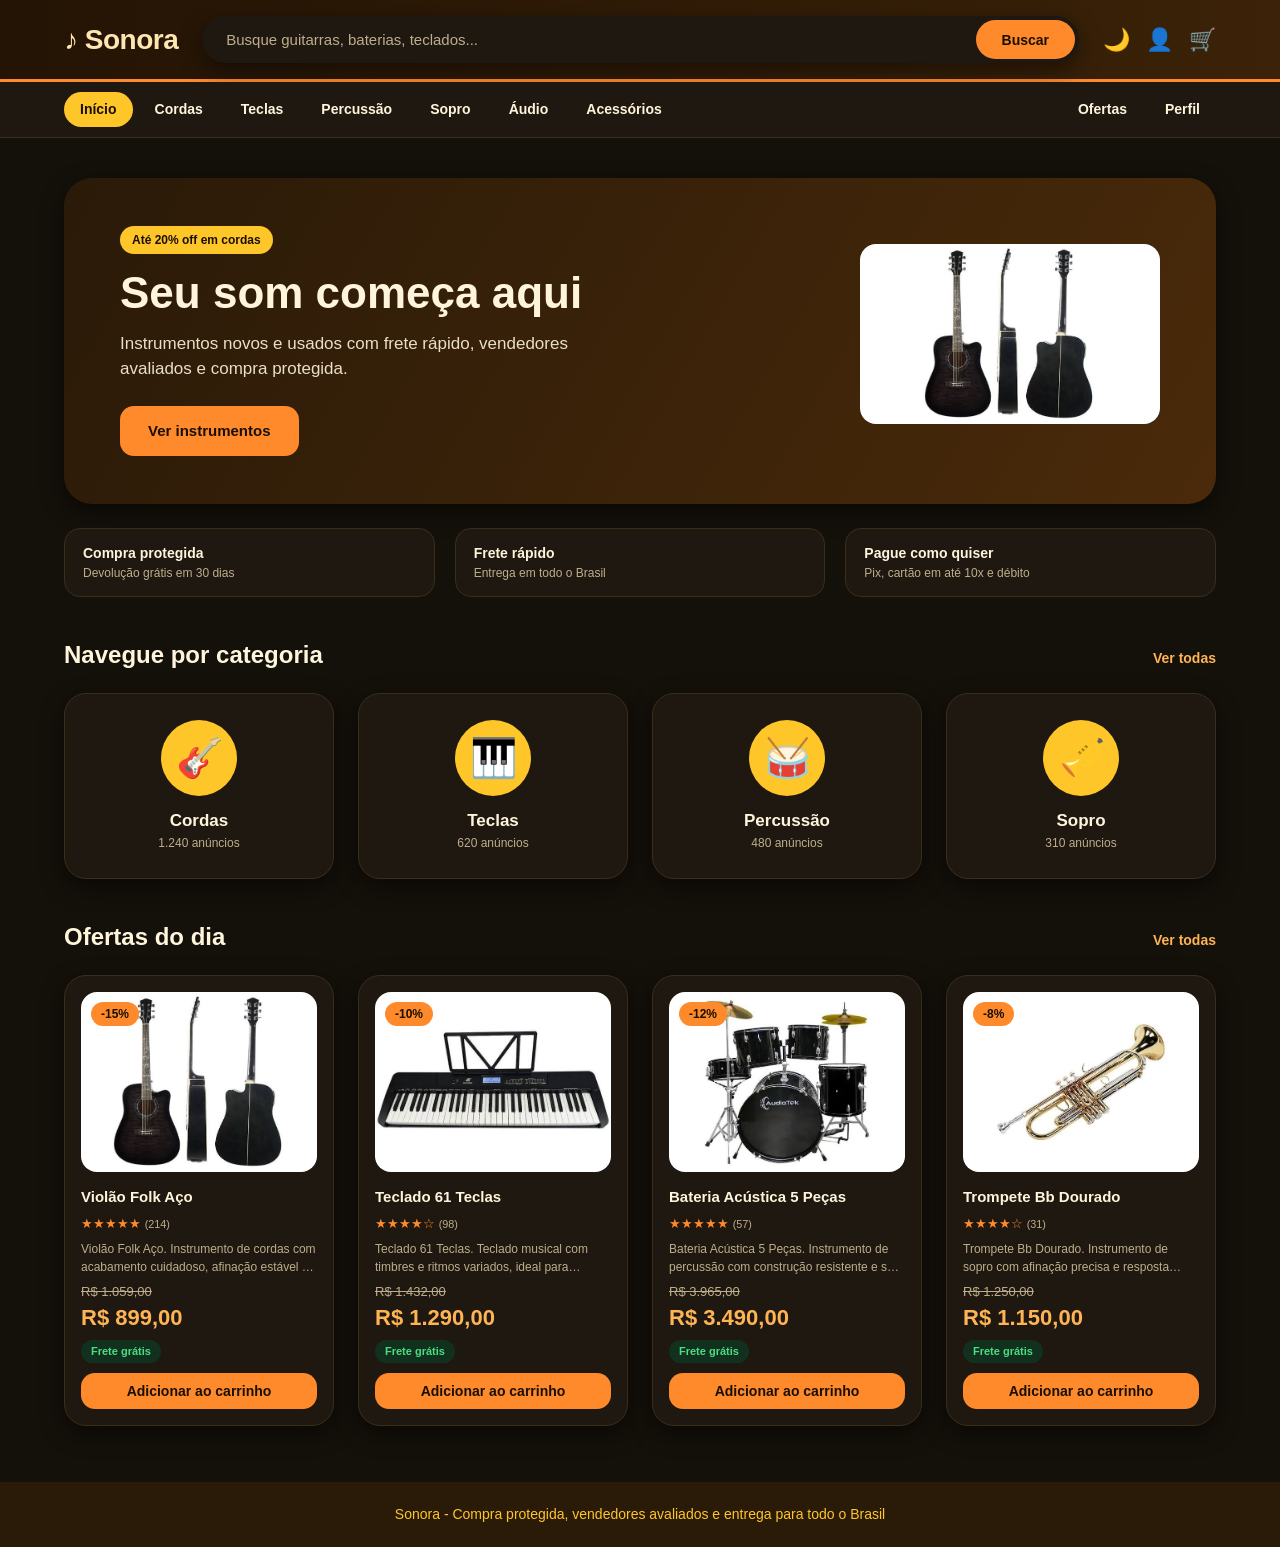
<file: index.html>
<!DOCTYPE html>
<html lang="pt-BR">
<head>
<meta charset="UTF-8">
<meta name="viewport" content="width=device-width, initial-scale=1">
<title>Marketplace de Instrumentos - Sonora</title>
<link rel="stylesheet" href="css/style.css">
</head>
<body data-pagina="home">
<main class="wrap pagina">
<div class="hero"><div><span class="selo">Até 20% off em cordas</span><h1>Seu som começa aqui</h1><p>Instrumentos novos e usados com frete rápido, vendedores avaliados e compra protegida.</p><a class="btn" href="produtos.html?cat=cordas">Ver instrumentos</a></div><div class="foto"><img src="img/folk.jpg" alt="Violão folk"></div></div><div class="conf"><div>Compra protegida<small>Devolução grátis em 30 dias</small></div><div>Frete rápido<small>Entrega em todo o Brasil</small></div><div>Pague como quiser<small>Pix, cartão em até 10x e débito</small></div></div><h2 class="t">Navegue por categoria<a href="produtos.html">Ver todas</a></h2><div class="grade" id="categorias"></div><h2 class="t">Ofertas do dia<a href="produtos.html?ofertas=1">Ver todas</a></h2><div class="grade" id="ofertas"></div>
</main>
<script src="js/script.js"></script>
</body>
</html>
</file>
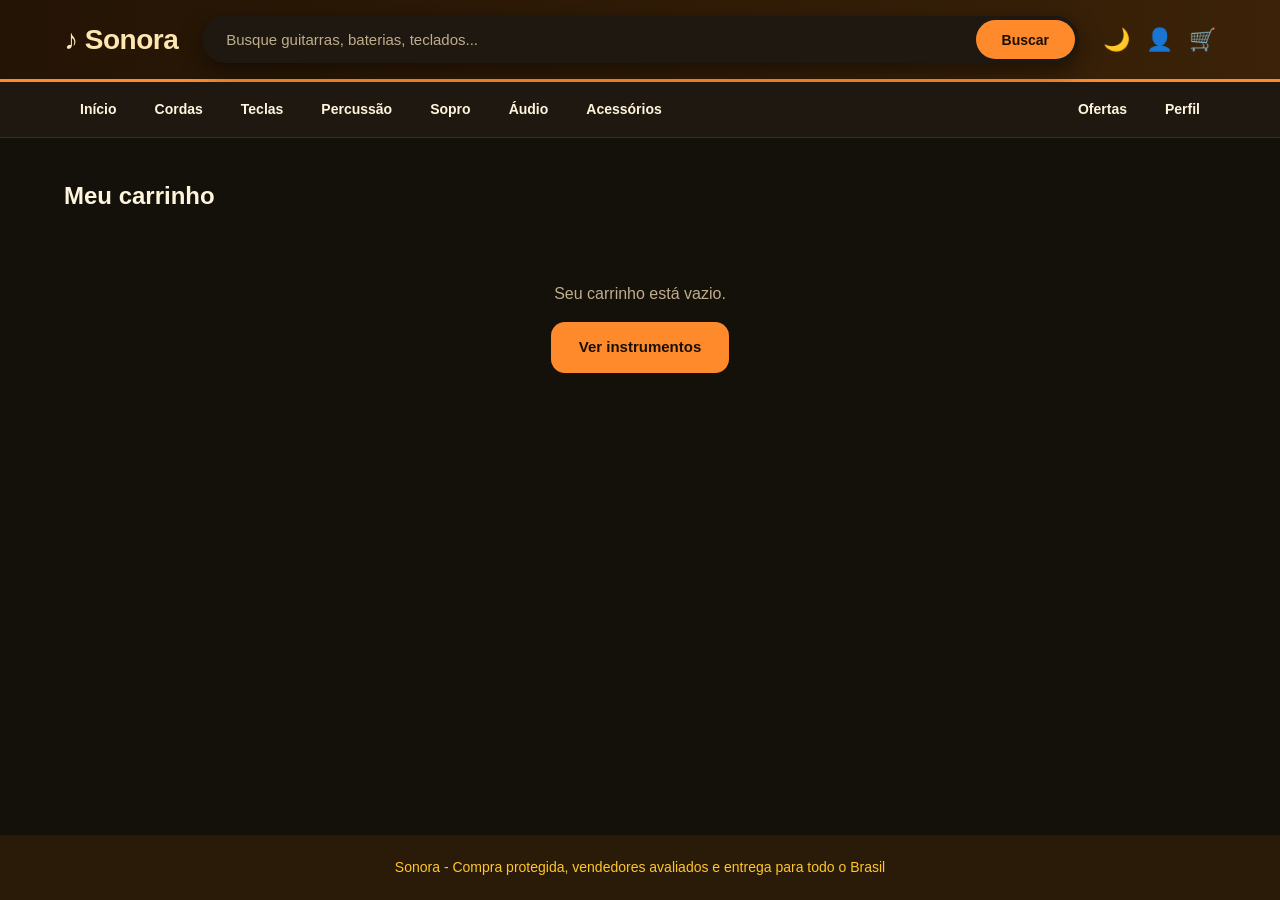
<file: carrinho.html>
<!DOCTYPE html>
<html lang="pt-BR">
<head>
<meta charset="UTF-8">
<meta name="viewport" content="width=device-width, initial-scale=1">
<title>Carrinho - Sonora</title>
<link rel="stylesheet" href="css/style.css">
</head>
<body data-pagina="carrinho">
<main class="wrap pagina">
<h2 class="t" style="margin-top:0">Meu carrinho</h2><div id="carrinho"></div>
</main>
<script src="js/script.js"></script>
</body>
</html>
</file>
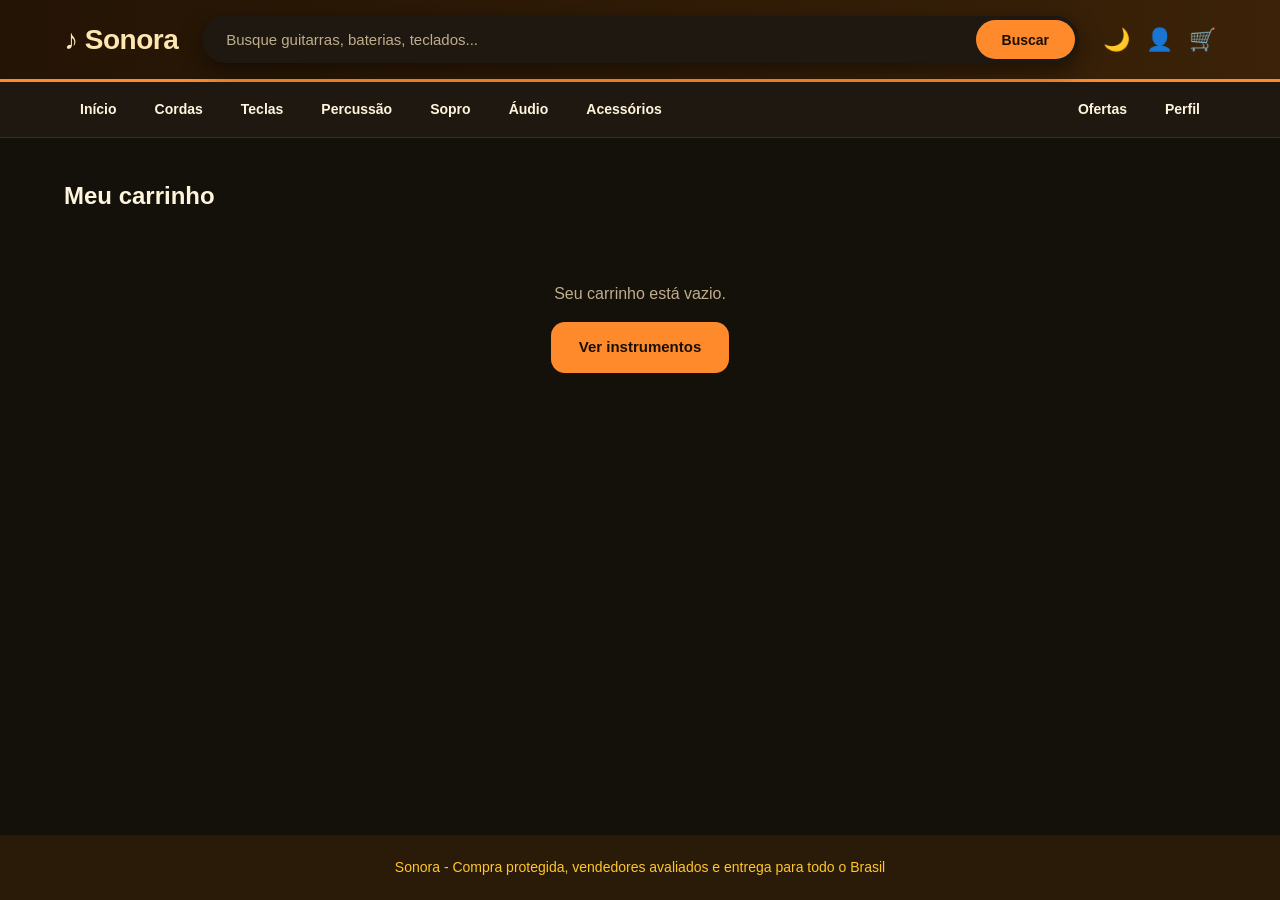
<file: checkout.html>
<!DOCTYPE html>
<html lang="pt-BR">
<head>
<meta charset="UTF-8">
<meta name="viewport" content="width=device-width, initial-scale=1">
<title>Finalizar pedido - Sonora</title>
<link rel="stylesheet" href="css/style.css">
</head>
<body data-pagina="checkout">
<main class="wrap pagina">
<h2 class="t" style="margin-top:0">Finalizar pedido</h2><div class="passos"><div class="feito">1. Carrinho</div><div class="feito">2. Entrega e pagamento</div><div>3. Confirmação</div></div><form id="form" class="duas" novalidate><div><div class="form"><h3>Dados do cliente</h3><div class="campos"><div class="campo"><input type="text" id="nome" name="nome" placeholder="Nome completo" autocomplete="off"><span class="erro" data-erro="nome"></span></div><div class="campo"><input type="email" id="email" name="email" placeholder="E-mail" autocomplete="off"><span class="erro" data-erro="email"></span></div><div class="campo"><input type="text" id="cpf" name="cpf" placeholder="CPF" autocomplete="off"><span class="erro" data-erro="cpf"></span></div><div class="campo"><input type="text" id="telefone" name="telefone" placeholder="Telefone" autocomplete="off"><span class="erro" data-erro="telefone"></span></div><div class="campo"><input type="text" id="cep" name="cep" placeholder="CEP" autocomplete="off"><span class="erro" data-erro="cep"></span></div><div class="campo"><input type="text" id="endereco" name="endereco" placeholder="Rua" autocomplete="off"><span class="erro" data-erro="endereco"></span></div><div class="campo"><input type="text" id="numero" name="numero" placeholder="Número" autocomplete="off"><span class="erro" data-erro="numero"></span></div><div class="campo"><input type="text" id="bairro" name="bairro" placeholder="Bairro" autocomplete="off"><span class="erro" data-erro="bairro"></span></div><div class="campo"><input type="text" id="cidade" name="cidade" placeholder="Cidade" autocomplete="off"><span class="erro" data-erro="cidade"></span></div><div class="campo"><input type="text" id="estado" name="estado" placeholder="Estado (sigla)" autocomplete="off"><span class="erro" data-erro="estado"></span></div></div></div><div class="form"><h3>Forma de pagamento</h3><div class="opcoes"><label><input type="radio" name="pgto" value="credito" checked><span>Cartão de crédito</span></label><label><input type="radio" name="pgto" value="debito"><span>Cartão de débito</span></label><label><input type="radio" name="pgto" value="pix"><span>PIX</span></label></div><div id="p-cartao"><div class="campos"><div class="campo"><input type="text" id="cartao" name="cartao" placeholder="Número do cartão" autocomplete="off"><span class="erro" data-erro="cartao"></span></div><div class="campo"><input type="text" id="cartaonome" name="cartaonome" placeholder="Nome impresso" autocomplete="off"><span class="erro" data-erro="cartaonome"></span></div><div class="campo"><input type="text" id="validade" name="validade" placeholder="Validade (MM/AA)" autocomplete="off"><span class="erro" data-erro="validade"></span></div><div class="campo"><input type="text" id="cvv" name="cvv" placeholder="CVV" autocomplete="off"><span class="erro" data-erro="cvv"></span></div></div><div class="campo" id="p-parc" style="margin-top:14px"><select id="parcelas"></select></div></div><div id="p-pix" hidden><div class="pix"><div class="qr" id="qr"></div><p>Escaneie o QR Code ou copie o código (simulação)</p><input id="pixcod" readonly><button type="button" class="btn btn-sec" id="copiar">Copiar código PIX</button></div></div></div></div><div class="resumo"><h3>Seu pedido</h3><div id="itens"></div><p><span>Subtotal</span><span id="sub"></span></p><p><span>Frete</span><span>Grátis</span></p><p><span>Desconto</span><span id="desc"></span></p><p class="total"><span>Total</span><span id="total"></span></p><button class="btn" type="submit">Confirmar pedido</button><small>Simulação: não use dados reais. Você tem 30 dias para devolver.</small></div></form>
</main>
<script src="js/script.js"></script>
</body>
</html>
</file>
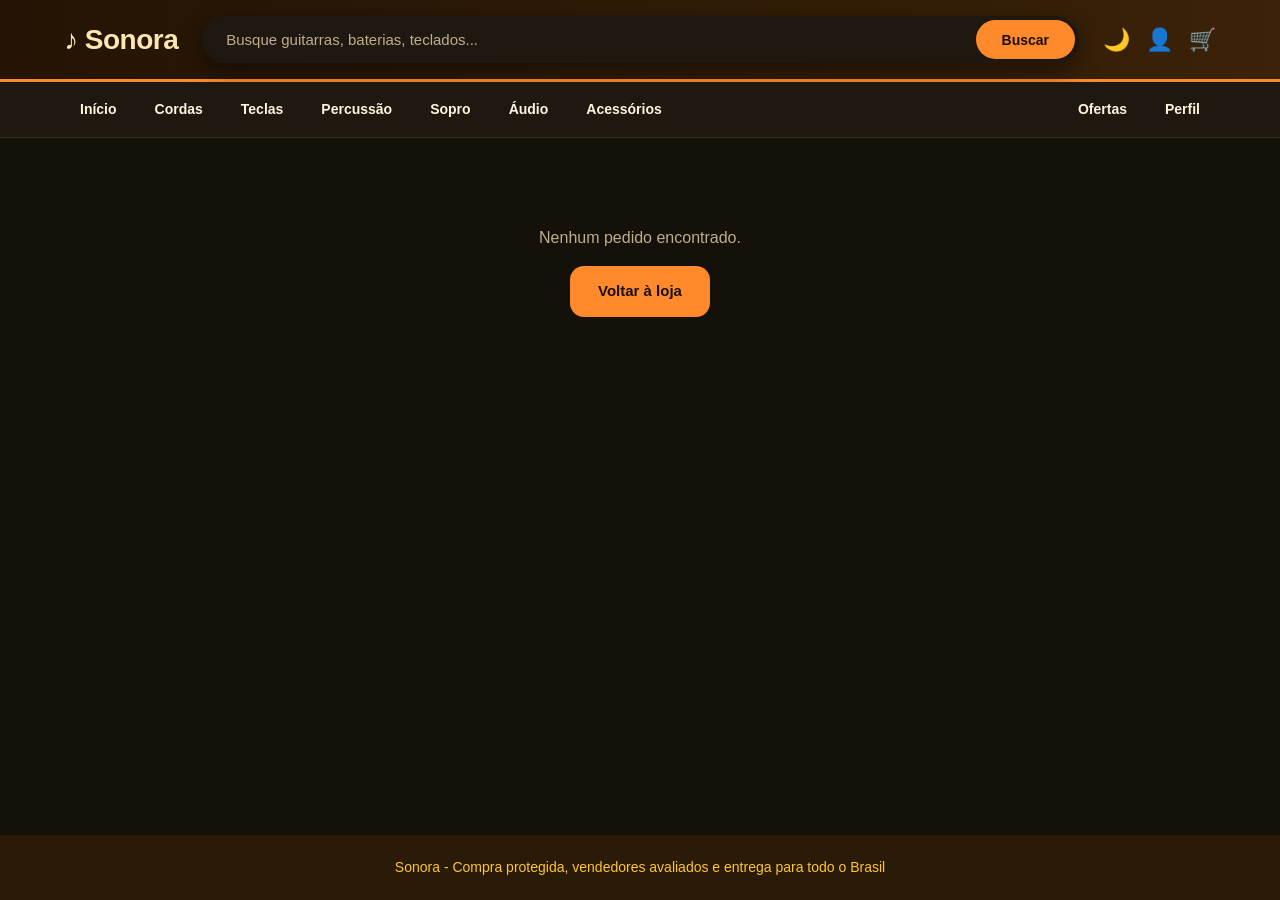
<file: confirmacao.html>
<!DOCTYPE html>
<html lang="pt-BR">
<head>
<meta charset="UTF-8">
<meta name="viewport" content="width=device-width, initial-scale=1">
<title>Pedido confirmado - Sonora</title>
<link rel="stylesheet" href="css/style.css">
</head>
<body data-pagina="confirmacao">
<main class="wrap pagina">
<div id="confirmacao"></div>
</main>
<script src="js/script.js"></script>
</body>
</html>
</file>
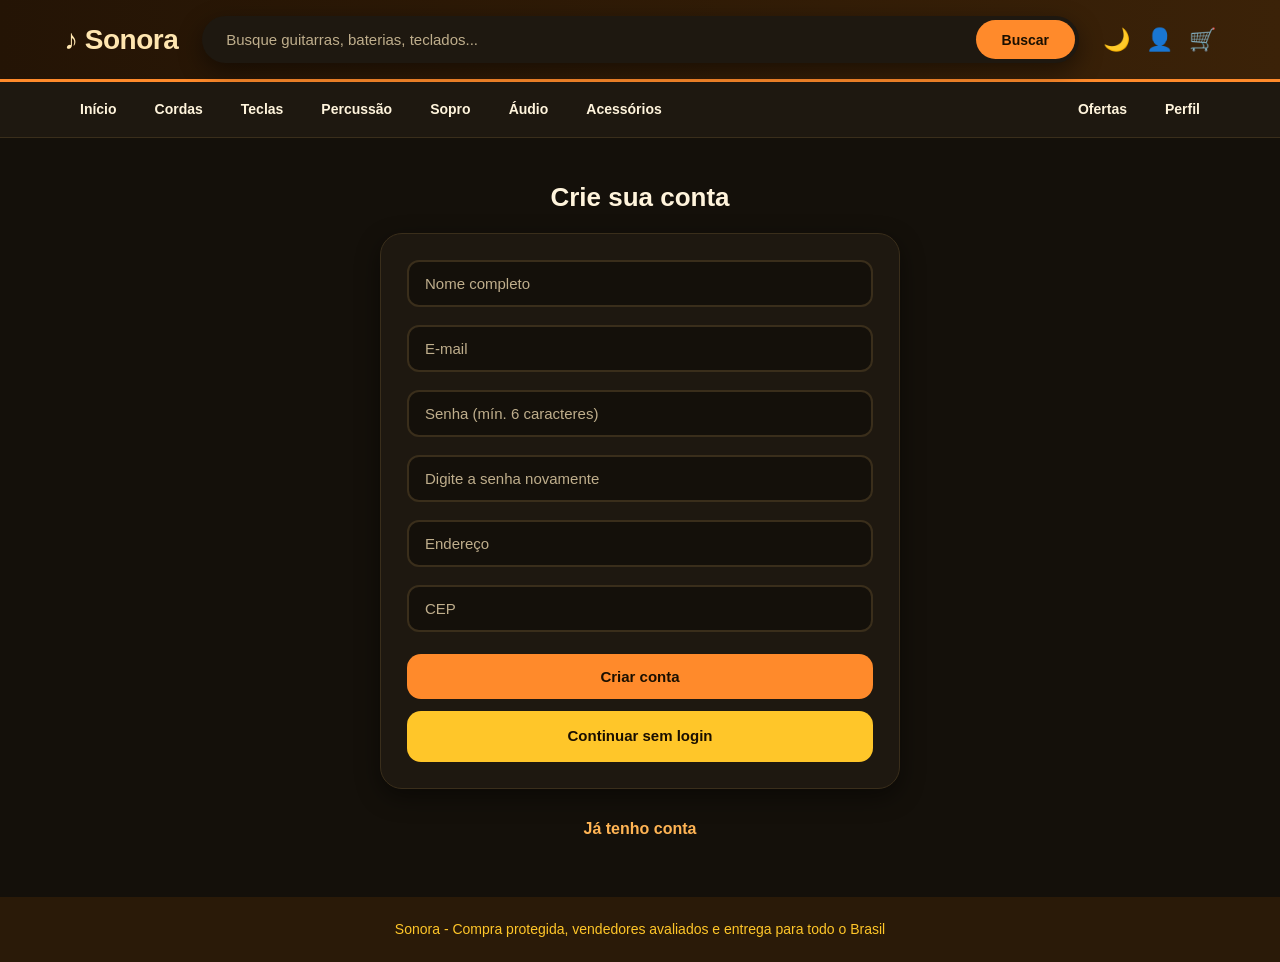
<file: criar-conta.html>
<!DOCTYPE html>
<html lang="pt-BR">
<head>
<meta charset="UTF-8">
<meta name="viewport" content="width=device-width, initial-scale=1">
<title>Criar conta - Sonora</title>
<link rel="stylesheet" href="css/style.css">
</head>
<body data-pagina="criar">
<main class="wrap pagina">
<div class="centro"><h2>Crie sua conta</h2><form class="form" id="form" novalidate><div class="campos um"><div class="campo"><input type="text" id="nome" name="nome" placeholder="Nome completo" autocomplete="off"><span class="erro" data-erro="nome"></span></div><div class="campo"><input type="email" id="email" name="email" placeholder="E-mail" autocomplete="off"><span class="erro" data-erro="email"></span></div><div class="campo"><input type="password" id="senha" name="senha" placeholder="Senha (mín. 6 caracteres)" autocomplete="off"><span class="erro" data-erro="senha"></span></div><div class="campo"><input type="password" id="senha2" name="senha2" placeholder="Digite a senha novamente" autocomplete="off"><span class="erro" data-erro="senha2"></span></div><div class="campo"><input type="text" id="endereco" name="endereco" placeholder="Endereço" autocomplete="off"><span class="erro" data-erro="endereco"></span></div><div class="campo"><input type="text" id="cep" name="cep" placeholder="CEP" autocomplete="off"><span class="erro" data-erro="cep"></span></div></div><button class="btn" type="submit">Criar conta</button><a class="btn btn-sec" href="index.html">Continuar sem login</a></form><a class="link" href="entrar.html">Já tenho conta</a></div>
</main>
<script src="js/script.js"></script>
</body>
</html>
</file>
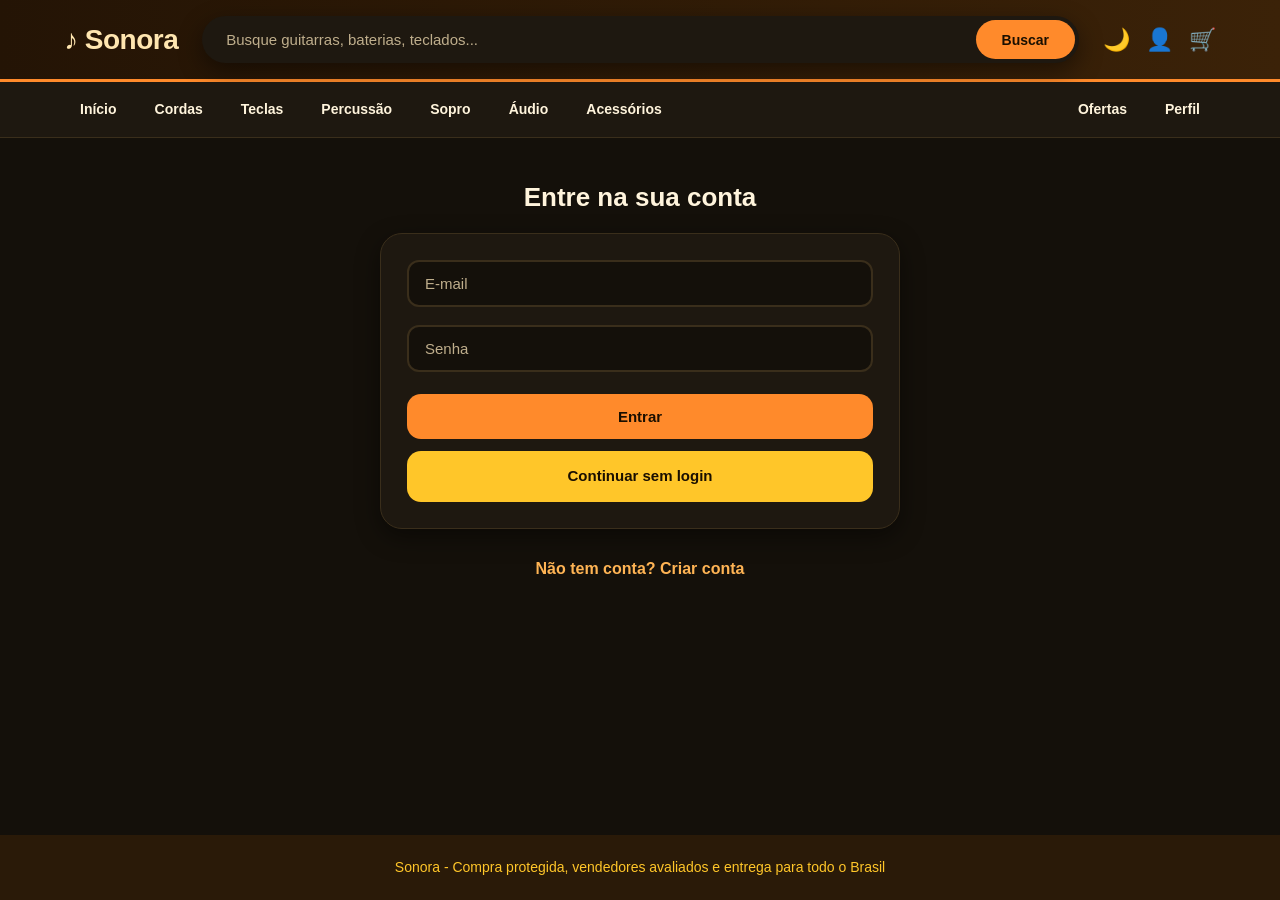
<file: entrar.html>
<!DOCTYPE html>
<html lang="pt-BR">
<head>
<meta charset="UTF-8">
<meta name="viewport" content="width=device-width, initial-scale=1">
<title>Entrar - Sonora</title>
<link rel="stylesheet" href="css/style.css">
</head>
<body data-pagina="entrar">
<main class="wrap pagina">
<div class="centro"><h2>Entre na sua conta</h2><form class="form" id="form" novalidate><div class="campos um"><div class="campo"><input type="email" id="email" name="email" placeholder="E-mail" autocomplete="off"><span class="erro" data-erro="email"></span></div><div class="campo"><input type="password" id="senha" name="senha" placeholder="Senha" autocomplete="off"><span class="erro" data-erro="senha"></span></div></div><button class="btn" type="submit">Entrar</button><a class="btn btn-sec" href="index.html">Continuar sem login</a></form><a class="link" href="criar-conta.html">Não tem conta? Criar conta</a></div>
</main>
<script src="js/script.js"></script>
</body>
</html>
</file>
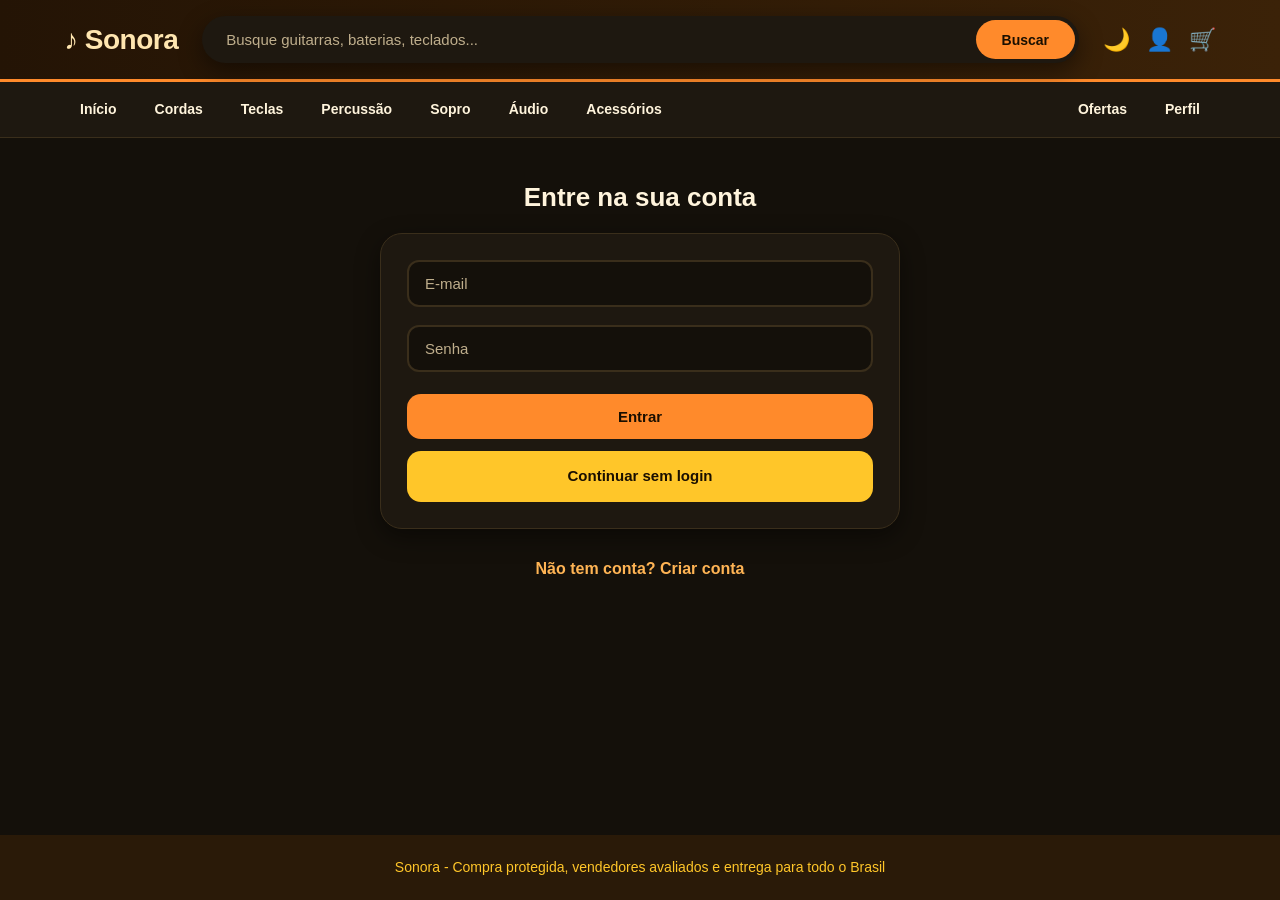
<file: perfil.html>
<!DOCTYPE html>
<html lang="pt-BR">
<head>
<meta charset="UTF-8">
<meta name="viewport" content="width=device-width, initial-scale=1">
<title>Perfil - Sonora</title>
<link rel="stylesheet" href="css/style.css">
</head>
<body data-pagina="perfil">
<main class="wrap pagina">
<div class="centro"><h2>Meu perfil</h2><form class="form" id="form" novalidate><div class="campos um"><div class="campo"><input type="text" id="nome" name="nome" placeholder="Nome completo" autocomplete="off"><span class="erro" data-erro="nome"></span></div><div class="campo"><input type="email" id="email" name="email" placeholder="E-mail" autocomplete="off"><span class="erro" data-erro="email"></span></div><div class="campo"><input type="password" id="senha" name="senha" placeholder="Nova senha (deixe em branco para manter)" autocomplete="off"><span class="erro" data-erro="senha"></span></div><div class="campo"><input type="text" id="endereco" name="endereco" placeholder="Endereço" autocomplete="off"><span class="erro" data-erro="endereco"></span></div><div class="campo"><input type="text" id="cep" name="cep" placeholder="CEP" autocomplete="off"><span class="erro" data-erro="cep"></span></div></div><h3 style="margin-top:18px">Formas de pagamento registradas:</h3><label><input type="checkbox" id="pixreg"> Pix</label><label><input type="checkbox" id="cartaoreg"> Cartão</label><div id="bloco-cartao" class="campos um" style="margin-top:12px"><div class="campo"><input type="text" id="cartao" name="cartao" placeholder="Número do cartão" autocomplete="off"><span class="erro" data-erro="cartao"></span></div><div class="campo"><input type="text" id="validade" name="validade" placeholder="MM/AA" autocomplete="off"><span class="erro" data-erro="validade"></span></div><div class="campo"><input type="text" id="cvv" name="cvv" placeholder="CVV" autocomplete="off"><span class="erro" data-erro="cvv"></span></div></div><button class="btn" type="submit">Salvar alterações</button><button class="btn btn-sec" type="button" id="sair">Sair da conta</button></form></div>
</main>
<script src="js/script.js"></script>
</body>
</html>
</file>
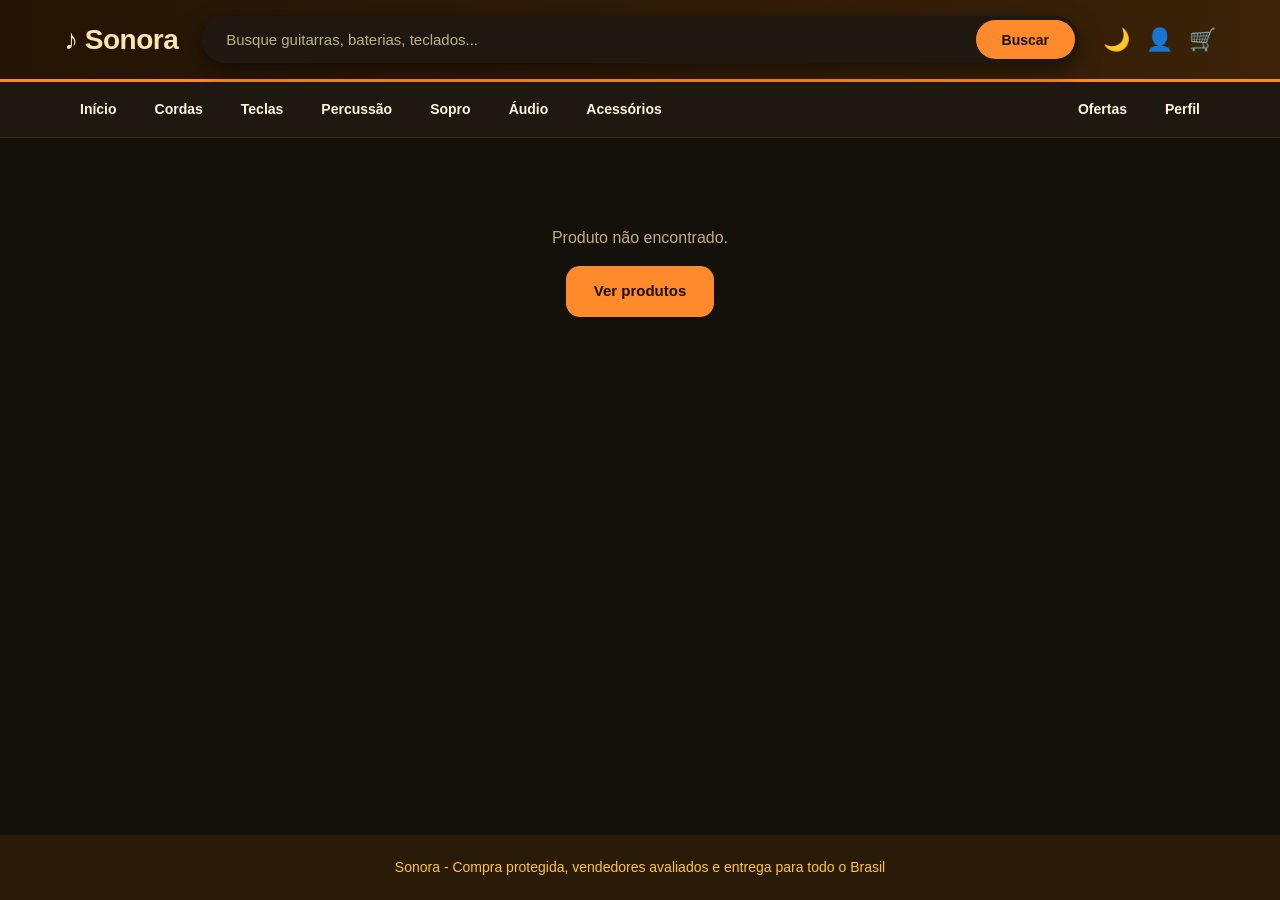
<file: produto.html>
<!DOCTYPE html>
<html lang="pt-BR">
<head>
<meta charset="UTF-8">
<meta name="viewport" content="width=device-width, initial-scale=1">
<title>Produto - Sonora</title>
<link rel="stylesheet" href="css/style.css">
</head>
<body data-pagina="produto">
<main class="wrap pagina">
<div id="detalhe"></div>
</main>
<script src="js/script.js"></script>
</body>
</html>
</file>
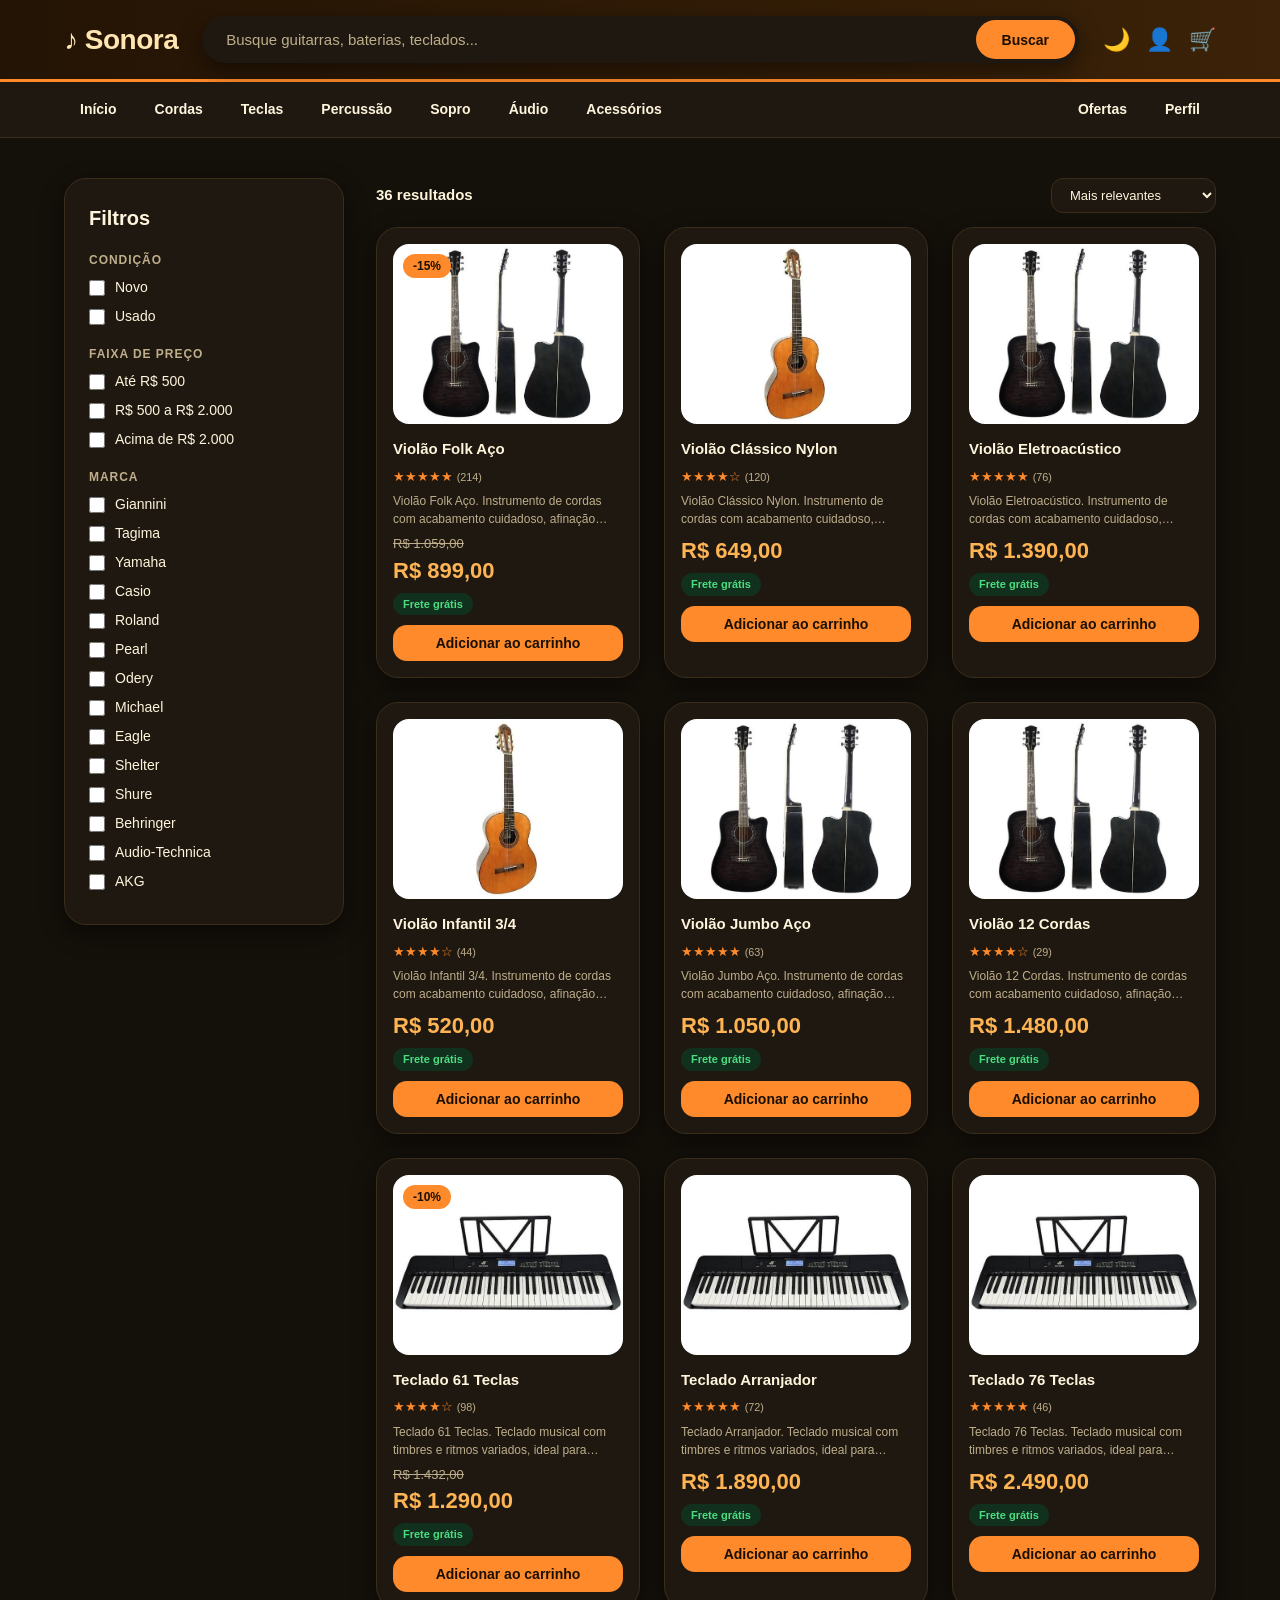
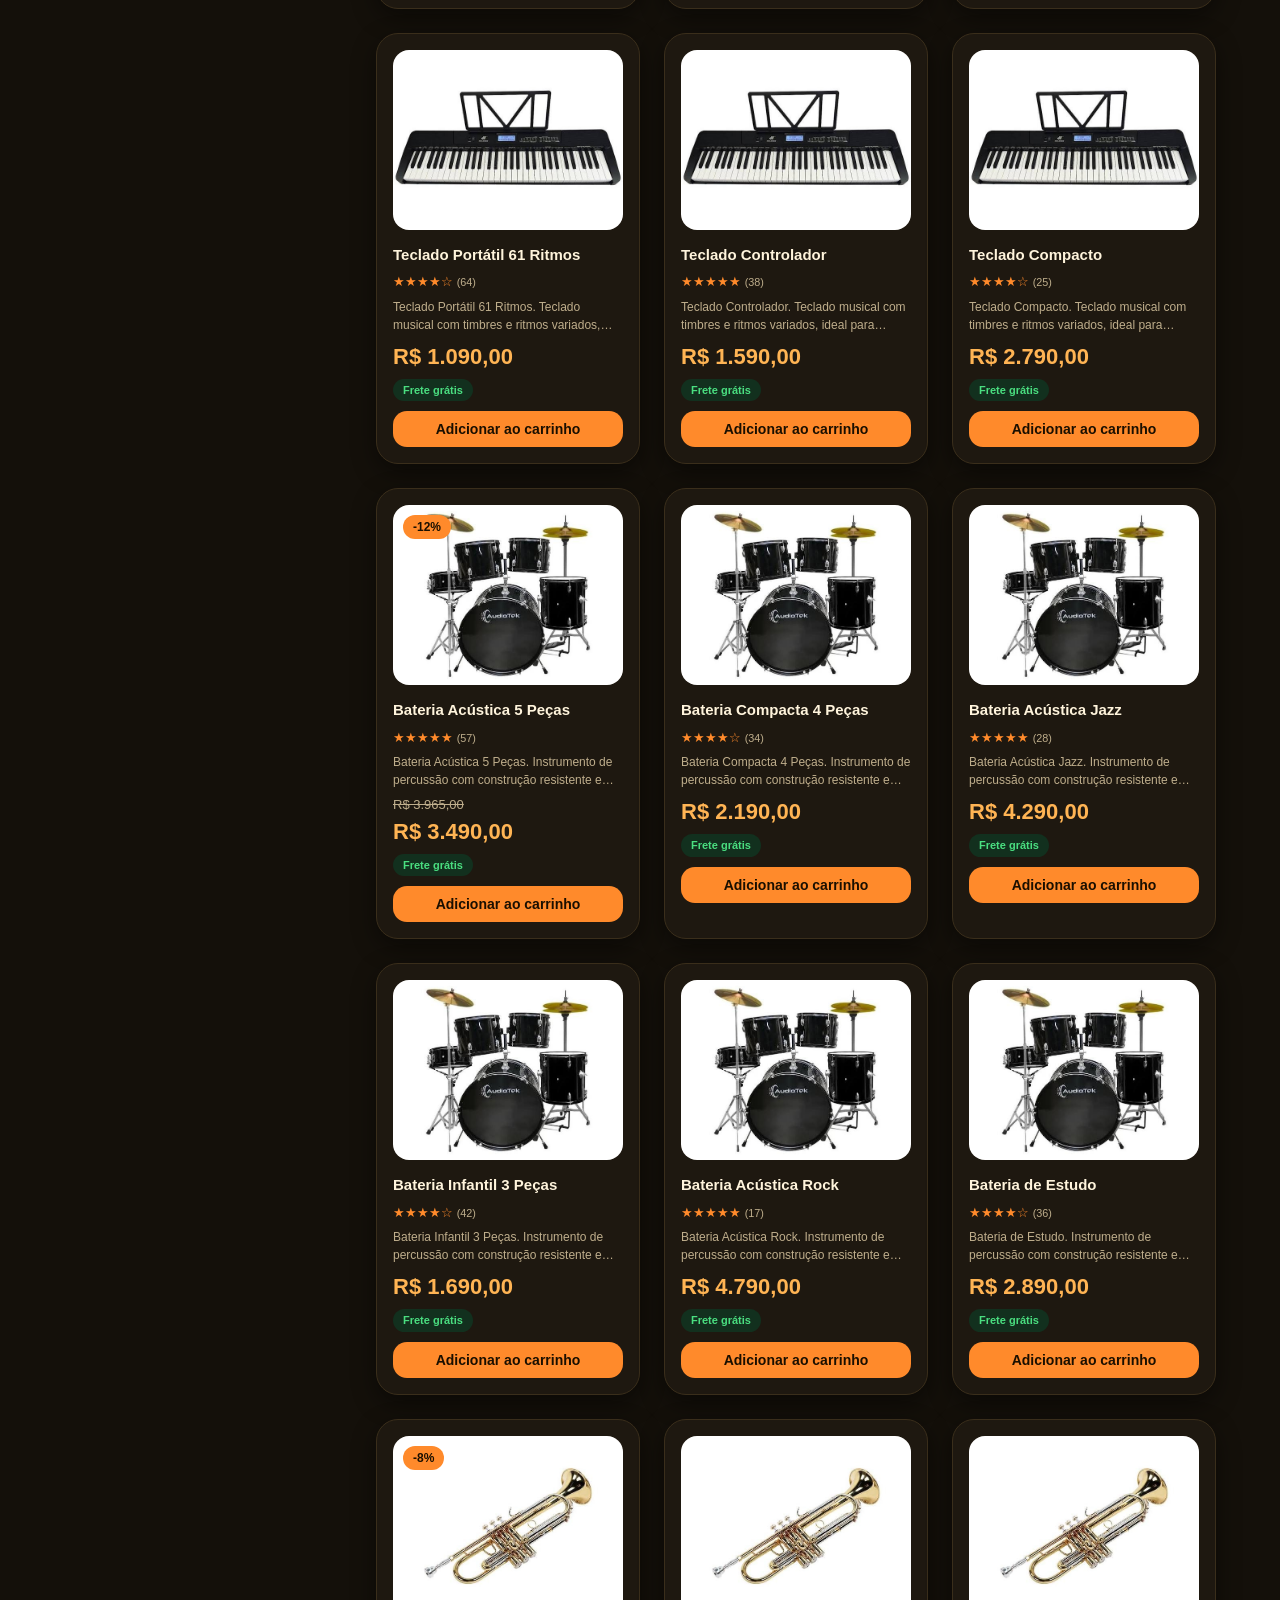
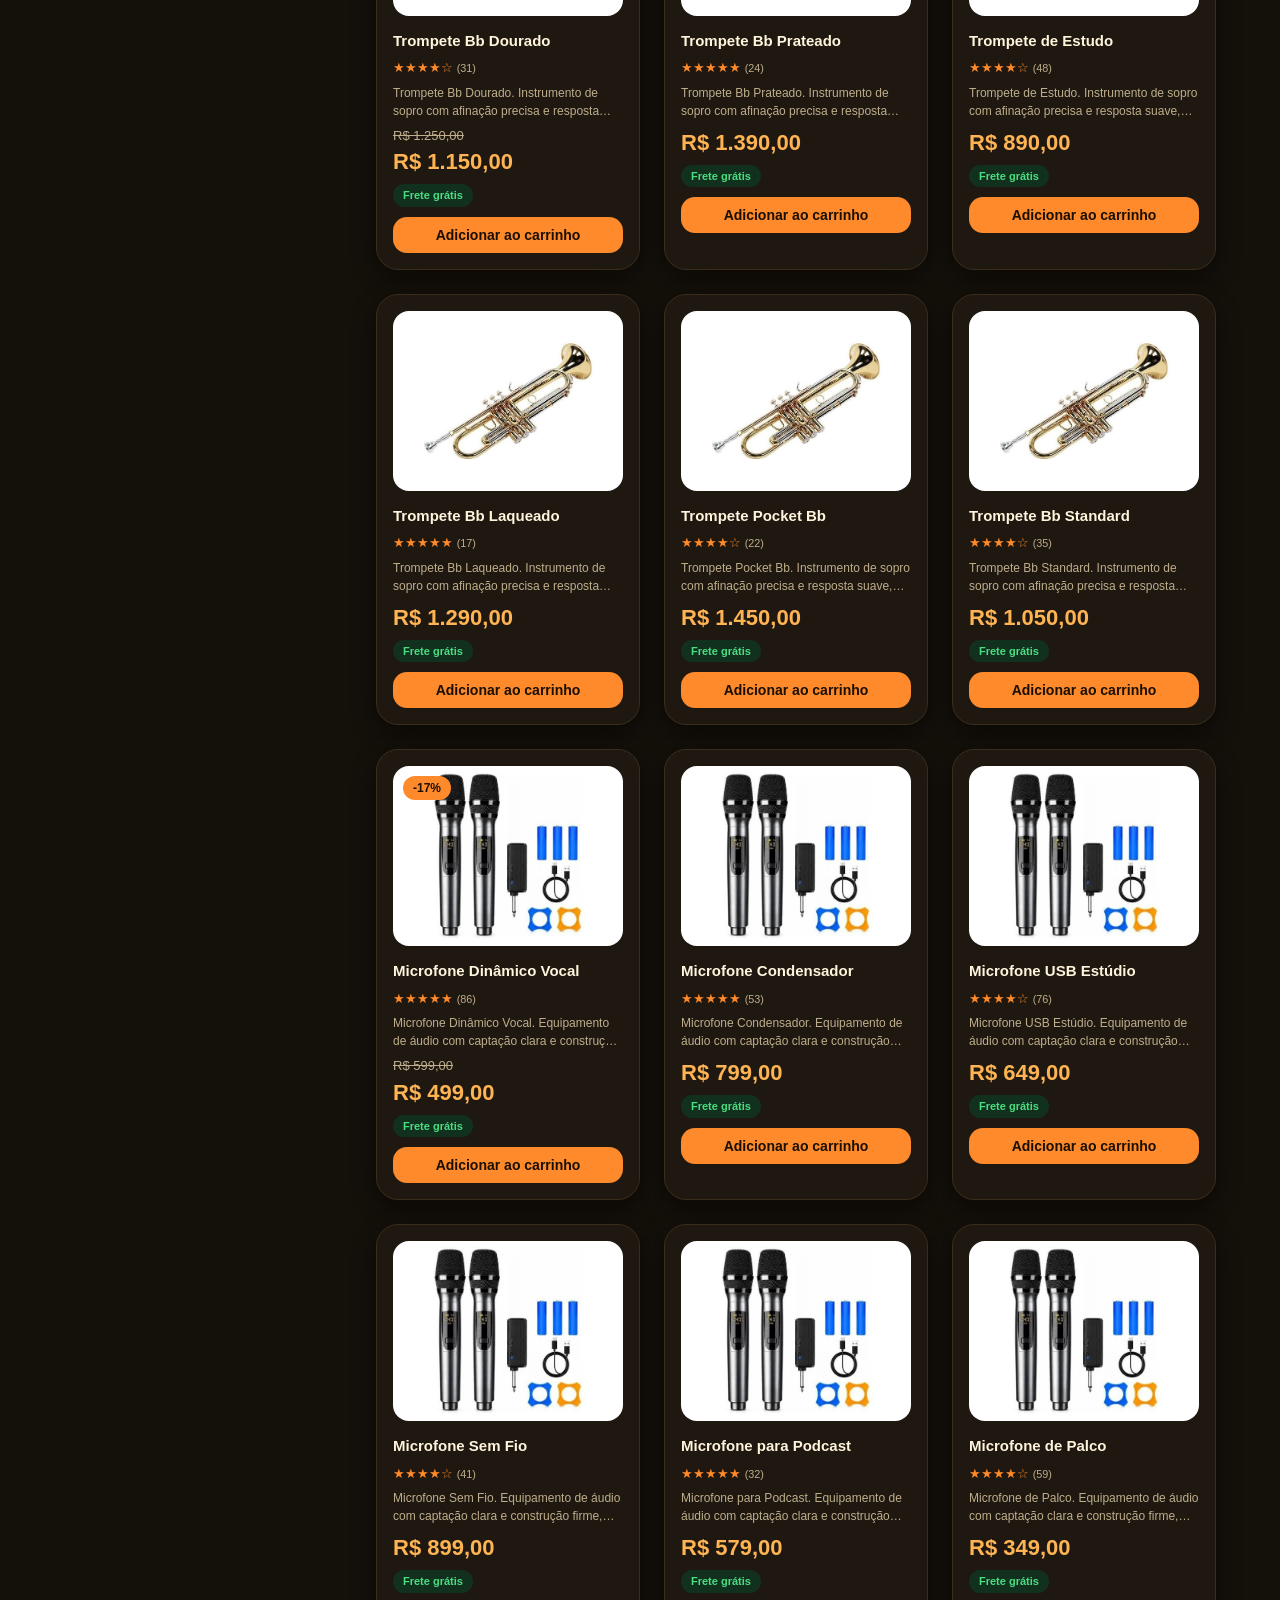
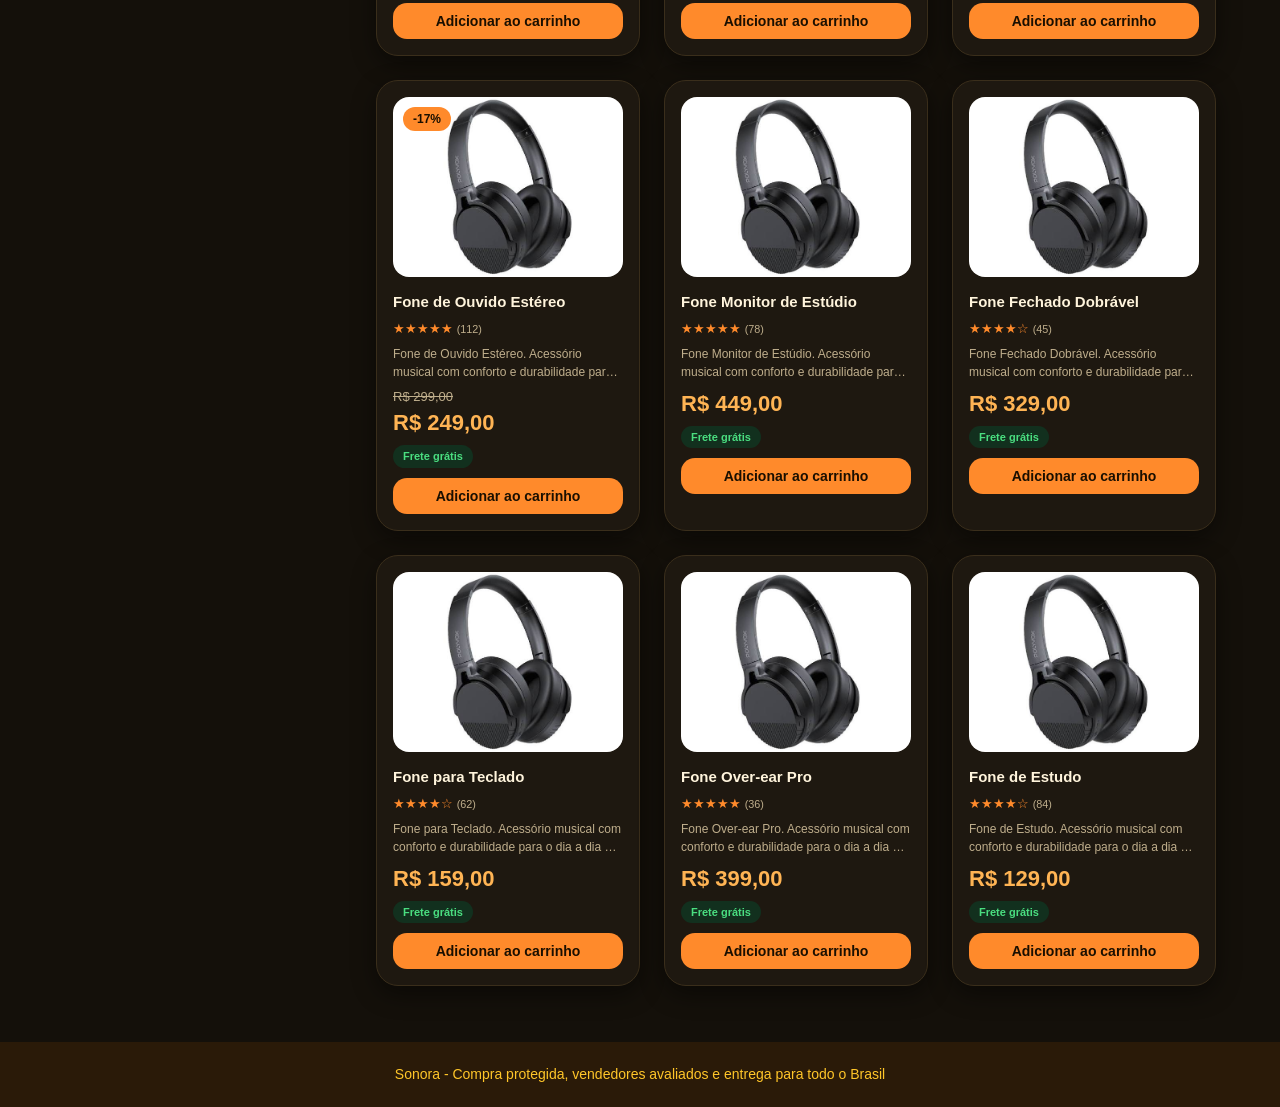
<file: produtos.html>
<!DOCTYPE html>
<html lang="pt-BR">
<head>
<meta charset="UTF-8">
<meta name="viewport" content="width=device-width, initial-scale=1">
<title>Produtos - Sonora</title>
<link rel="stylesheet" href="css/style.css">
</head>
<body data-pagina="catalogo">
<main class="wrap pagina">
<div class="layout"><input class="fk" type="checkbox" id="fk"><label class="fbtn" for="fk">⚙ Filtros</label><aside class="filtros" id="filtros"></aside><div><div class="ordem"><strong id="contagem"></strong><select class="sel" id="ordem"><option value="rel">Mais relevantes</option><option value="menor">Menor preço</option><option value="maior">Maior preço</option><option value="nota">Mais bem avaliados</option></select></div><div class="grade g3" id="lista"></div></div></div>
</main>
<script src="js/script.js"></script>
</body>
</html>
</file>
<file: css/style.css>
:root{--bg:#14100A;--sf:#1E1810;--sf2:#2A2114;--bd:#3A2E1B;--tx:#FFF4DC;--mt:#BFAE8C;--pr:#FF8A2B;--pr2:#FF9F4D;--onpr:#1A0F00;--ac:#FFC629;--onac:#1A0F00;--pc:#FFB454;--ok:#4ADE80;--okbg:#12301E;--hd1:#241405;--hd2:#3B2208;--onhd:#FFE6B0;--h1:#2A1A08;--h2:#4A2A0A;--htx:#FFF4DC;--sh:0 8px 24px rgba(0,0,0,.45);--er:#F87171}
html[data-tema=claro]{--bg:#FFFBF2;--sf:#FFFFFF;--sf2:#FFF3D6;--bd:#F3E3B8;--tx:#2A1B05;--mt:#7A6A4F;--pr:#E5560A;--pr2:#C94A07;--onpr:#FFFFFF;--ac:#FFC629;--onac:#2A1B05;--pc:#C2500A;--ok:#15803D;--okbg:#DCFCE7;--hd1:#F26B0F;--hd2:#FFC629;--onhd:#2A1B05;--h1:#2A1B05;--h2:#5A3208;--htx:#FFFFFF;--sh:0 6px 20px rgba(122,74,0,.10);--er:#B91C1C}
main.pagina{padding-top:40px;padding-bottom:56px}
html{scroll-behavior:smooth}
*{box-sizing:border-box;margin:0;padding:0}
body{font-family:Poppins,"Segoe UI",Arial,sans-serif;background:var(--bg);color:var(--tx);line-height:1.5;min-height:100vh;display:flex;flex-direction:column}
.wrap{max-width:1312px;margin:0 auto;padding:0 64px;width:100%}
a{color:inherit}
.topo{background:linear-gradient(90deg,var(--hd1),var(--hd2));border-bottom:3px solid var(--pr)}
.topo .wrap{display:flex;align-items:center;gap:24px;padding-top:16px;padding-bottom:16px}
.logo{font-size:28px;font-weight:800;letter-spacing:-.5px;color:var(--onhd);text-decoration:none}
.busca{flex:1;min-width:0;display:flex;background:var(--sf);border-radius:999px;padding:4px;box-shadow:var(--sh)}
.busca input{flex:1;min-width:0;border:0;background:transparent;padding:11px 20px;font-size:15px;color:var(--tx);outline:0}
.busca input::placeholder{color:var(--mt)}
.busca button{border:0;cursor:pointer;display:grid;place-items:center;background:var(--pr);color:var(--onpr);padding:0 26px;border-radius:999px;font-weight:700;font-size:14px;text-decoration:none}
.icos{display:flex;gap:16px;align-items:center;font-size:22px;color:var(--onhd)}
.icos a,.icos label{text-decoration:none;cursor:pointer;line-height:1}
.menu{background:var(--sf);border-bottom:1px solid var(--bd)}
.menu .wrap{display:flex;gap:6px;padding-top:10px;padding-bottom:10px;overflow-x:auto;scrollbar-width:none}
.menu .wrap::-webkit-scrollbar{display:none}
.menu a{white-space:nowrap;text-decoration:none;font-weight:600;font-size:14px;padding:7px 16px;border-radius:999px;transition:background .2s}
.menu a:hover{background:var(--sf2)}
.menu .dir{margin-left:auto}
main{flex:1}
.hero{display:grid;grid-template-columns:1fr 300px;gap:32px;align-items:center;background:linear-gradient(120deg,var(--h1),var(--h2));color:var(--htx);border-radius:28px;padding:48px 56px;box-shadow:var(--sh)}
.selo{display:inline-block;background:var(--ac);color:var(--onac);font-size:12px;font-weight:700;padding:5px 12px;border-radius:999px;margin-bottom:14px}
.hero h1{font-size:44px;line-height:1.15;margin-bottom:12px}
.hero p{font-size:17px;opacity:.9;margin-bottom:24px;max-width:520px}
.btn{display:inline-block;background:var(--pr);color:var(--onpr);border-radius:14px;padding:14px 28px;font-size:15px;font-weight:700;text-decoration:none;text-align:center;transition:background .2s}
.btn:hover{background:var(--pr2)}
.btn-sec{background:var(--ac);color:var(--onac)}
.conf{display:grid;grid-template-columns:repeat(3,1fr);gap:20px;margin-top:24px}
.conf div{background:var(--sf);border:1px solid var(--bd);border-radius:16px;padding:14px 18px;font-weight:600;font-size:14px}
.conf small{display:block;color:var(--mt);font-weight:400;font-size:12px}
.t{display:flex;justify-content:space-between;align-items:baseline;font-size:24px;margin:40px 0 20px}
.t a{font-size:14px;color:var(--pc);font-weight:600;text-decoration:none}
.grade{display:grid;grid-template-columns:repeat(4,1fr);gap:24px}
.g3{grid-template-columns:repeat(3,1fr)}
.cat{background:var(--sf);border:1px solid var(--bd);border-radius:22px;padding:26px 16px;text-align:center;font-weight:700;font-size:17px;text-decoration:none;box-shadow:var(--sh)}
.cat span{display:grid;place-items:center;width:76px;height:76px;margin:0 auto 12px;border-radius:50%;background:var(--ac);font-size:38px}
.cat small{display:block;color:var(--mt);font-weight:500;font-size:12px}
.card{position:relative;display:block;background:var(--sf);border:1px solid var(--bd);border-radius:22px;padding:16px;text-decoration:none;box-shadow:var(--sh);transition:transform .2s}
.card:hover{transform:translateY(-4px)}
.foto{background:var(--sf2);border-radius:16px;height:180px;margin-bottom:14px}
.tag{position:absolute;top:26px;left:26px;z-index:1;background:var(--pr);color:var(--onpr);font-size:12px;font-weight:700;padding:3px 10px;border-radius:999px}
.card h3{font-size:15px;font-weight:600;margin-bottom:6px}
.estrelas{color:var(--pr);font-size:13px;margin-bottom:6px}
.estrelas small{color:var(--mt)}
.antes{color:var(--mt);font-size:13px;text-decoration:line-through}
.preco{font-size:22px;font-weight:800;color:var(--pc)}
.frete{display:inline-block;margin-top:6px;background:var(--okbg);color:var(--ok);font-size:11px;font-weight:700;padding:3px 10px;border-radius:999px}
.fk{display:none}
.fbtn{display:none;background:var(--sf);border:1px solid var(--bd);border-radius:12px;padding:10px 16px;font-weight:600;font-size:14px;cursor:pointer;margin-bottom:16px;width:fit-content}
.layout{display:grid;grid-template-columns:280px 1fr;gap:32px;align-items:start}
.filtros{background:var(--sf);border:1px solid var(--bd);border-radius:22px;padding:24px;box-shadow:var(--sh)}
.filtros h2{font-size:20px;margin-bottom:6px}
.filtros h3{font-size:12px;text-transform:uppercase;letter-spacing:.08em;color:var(--mt);margin:18px 0 8px}
.filtros label{display:flex;gap:10px;align-items:center;margin-bottom:8px;font-size:14px}
.filtros input{accent-color:var(--pr);width:16px;height:16px}
.ordem{display:flex;justify-content:space-between;align-items:center;gap:12px;margin-bottom:14px;font-size:15px}
.sel{background:var(--sf);border:1px solid var(--bd);border-radius:12px;padding:8px 14px;font-size:13px;white-space:nowrap}
.chips{display:flex;flex-wrap:wrap;gap:8px;margin-bottom:20px}
.chip{background:var(--sf2);border:1px solid var(--bd);border-radius:999px;padding:5px 14px;font-size:12px;font-weight:600}
.caminho{color:var(--mt);font-size:14px;margin-bottom:20px}
.caminho a{color:var(--pc);text-decoration:none}
.produto{display:grid;grid-template-columns:1fr 1fr 360px;gap:32px;align-items:start}
.gal .foto{height:420px;border:1px solid var(--bd)}
.mini{display:flex;gap:12px}
.mini div{width:76px;height:76px;border:2px solid var(--bd);border-radius:14px;background:var(--sf2)}
.mini .on{border-color:var(--pr)}
.info h1{font-size:30px;line-height:1.25;margin:10px 0 10px}
.info ul{margin:16px 0;padding-left:20px;line-height:1.9;color:var(--mt)}
.vend{display:flex;gap:12px;align-items:center;background:var(--sf);border:1px solid var(--bd);border-radius:16px;padding:14px 16px}
.vend span{display:grid;place-items:center;width:44px;height:44px;border-radius:50%;background:var(--ac);color:var(--onac);font-weight:800}
.vend small{display:block;color:var(--mt)}
.compra{background:var(--sf);border:2px solid var(--pr);border-radius:22px;padding:26px;box-shadow:var(--sh)}
.compra .preco{font-size:36px}
.compra p{color:var(--mt);font-size:14px;margin-top:8px}
.compra .btn{display:block;margin-top:14px}
.aval{background:var(--sf);border:1px solid var(--bd);border-radius:22px;padding:26px;margin-top:32px}
.aval h2{font-size:20px;margin-bottom:8px}
.aval div{border-top:1px solid var(--bd);padding:14px 0 0;margin-top:14px}
.aval p{color:var(--mt)}
.duas{display:grid;grid-template-columns:1fr 380px;gap:32px;align-items:start}
.linha{display:flex;gap:20px;align-items:center;background:var(--sf);border:1px solid var(--bd);border-radius:22px;padding:16px;margin-bottom:16px;box-shadow:var(--sh)}
.linha .foto{width:110px;height:110px;margin:0;flex:none}
.linha .emo{display:grid;place-items:center;font-size:44px}
.dados{flex:1;font-size:14px;color:var(--mt)}
.dados b{display:block;color:var(--tx);font-size:16px}
.qtd{background:var(--sf2);border:1px solid var(--bd);border-radius:12px;padding:8px 16px;font-weight:700}
.resumo{background:var(--sf);border:2px solid var(--pr);border-radius:22px;padding:26px;box-shadow:var(--sh)}
.resumo h3{margin-bottom:14px}
.resumo p{display:flex;justify-content:space-between;gap:12px;margin-bottom:10px;color:var(--mt);font-size:14px}
.resumo .total{font-size:20px;font-weight:800;color:var(--tx);border-top:1px solid var(--bd);padding-top:14px}
.resumo .btn{display:block;margin-top:18px}
.resumo small{display:block;margin-top:14px;color:var(--mt);text-align:center}
.link{display:inline-block;color:var(--pc);font-weight:600;text-decoration:none;margin-top:6px}
.passos{display:flex;gap:12px;margin-bottom:28px}
.passos div{flex:1;background:var(--sf2);border-radius:999px;padding:9px 12px;font-size:13px;font-weight:600;color:var(--mt);text-align:center}
.passos .feito{background:var(--ac);color:var(--onac)}
.form{background:var(--sf);border:1px solid var(--bd);border-radius:22px;padding:26px;margin-bottom:22px;box-shadow:var(--sh)}
.form h3{margin-bottom:14px}
.campos{display:grid;grid-template-columns:1fr 1fr;gap:14px}
.campos.um{grid-template-columns:1fr}
.form input:not([type=checkbox]):not([type=radio]),.form select{width:100%;padding:13px 16px;border:2px solid var(--bd);border-radius:12px;font-size:15px;background:var(--bg);color:var(--tx)}
.form input::placeholder{color:var(--mt)}
.form .btn{display:block;margin-top:16px}
.form label{display:flex;gap:10px;align-items:center;margin:8px 0;font-size:14px}
.form input[type=checkbox]{accent-color:var(--pr);width:16px;height:16px}
.pagto{display:flex;gap:12px;margin-bottom:14px}
.pagto div{flex:1;padding:14px 8px;border:2px solid var(--bd);border-radius:14px;text-align:center;font-weight:600;color:var(--mt);font-size:14px}
.pagto .ativo{border-color:var(--pr);background:var(--sf2);color:var(--tx)}
.centro{max-width:520px;margin:0 auto;text-align:center}
.centro p{color:var(--mt)}
.centro h2{font-size:26px;margin-bottom:16px}
.centro .form{text-align:left}
.centro .resumo{text-align:left;margin:24px 0}
.centro .btn{display:block;margin-top:12px}
.icone{display:grid;place-items:center;width:88px;height:88px;border-radius:50%;background:var(--ac);color:var(--onac);font-size:44px;font-weight:800;margin:0 auto 18px}
.rodape{background:var(--h1);color:var(--ac);text-align:center;padding:22px 16px;font-size:14px}
.tabs{display:none}
@media(max-width:1100px){.wrap{padding:0 32px}.produto{grid-template-columns:1fr 1fr}.compra{grid-column:1/-1}.grade{grid-template-columns:repeat(3,1fr)}.g3{grid-template-columns:repeat(2,1fr)}.hero h1{font-size:36px}}
@media(max-width:900px){.layout,.duas{grid-template-columns:1fr}.filtros{display:none}.fk:checked~.filtros{display:block;margin-bottom:16px}.fbtn{display:block}}
@media(max-width:700px){
.wrap{padding:0 16px}
body{padding-bottom:68px}
.topo .wrap{flex-wrap:wrap;gap:12px;padding-top:12px;padding-bottom:12px}
.logo{font-size:24px;order:1;flex:1}
.icos{order:2}
.busca{order:3;flex:1 1 100%}
.busca input{padding:10px 16px;font-size:14px}
.busca button{border:0;cursor:pointer;padding:0 18px}
.menu .dir{margin-left:0}
main.pagina{padding-top:20px;padding-bottom:32px}
.hero{grid-template-columns:1fr;padding:22px;border-radius:22px;gap:18px}
.hero .foto{order:-1;height:150px;margin:0}
.hero h1{font-size:26px}
.hero p{font-size:15px;margin-bottom:16px}
.conf{grid-template-columns:1fr;gap:10px}
.t{font-size:19px;margin:28px 0 14px}
.grade,.g3{grid-template-columns:repeat(2,1fr);gap:12px}
.cat{padding:18px 8px;font-size:15px}
.cat span{width:58px;height:58px;font-size:28px}
.card{padding:10px;border-radius:18px}
.tag{top:16px;left:16px}
.foto{height:120px;margin-bottom:10px}
.card h3{font-size:13px}
.preco{font-size:18px}
.ordem{flex-direction:column;align-items:flex-start;font-size:14px}
.produto{grid-template-columns:1fr;gap:20px}
.gal .foto{height:260px}
.mini div{width:60px;height:60px}
.info h1{font-size:22px}
.compra{padding:20px}
.compra .preco{font-size:30px}
.aval{padding:18px;margin-top:20px}
.linha{flex-wrap:wrap;gap:12px;padding:12px}
.linha .foto{width:80px;height:80px}
.dados{flex:1 1 calc(100% - 110px)}
.campos{grid-template-columns:1fr}
.form,.resumo{padding:18px;border-radius:18px}
.passos{gap:6px}
.passos div{font-size:11px;padding:7px 4px}
.pagto{gap:8px}
.centro h2{font-size:22px}
.tabs{display:flex;position:fixed;bottom:0;left:0;right:0;z-index:10;justify-content:space-around;padding:8px 8px 12px;background:var(--sf);border-top:1px solid var(--bd)}
.tabs a{display:flex;flex-direction:column;align-items:center;font-size:11px;font-weight:600;color:var(--mt);text-decoration:none}
.tabs span{font-size:20px}
}
.foto img{width:100%;height:100%;object-fit:contain;background:#fff;border-radius:inherit;display:block}
.menu a.on{background:var(--ac);color:var(--onac)}
.tabs a.on{color:var(--pc)}
.cart{position:relative}
.badge{position:absolute;top:-8px;right:-10px;background:var(--pr);color:var(--onpr);font-size:11px;font-weight:700;min-width:18px;height:18px;border-radius:999px;display:grid;place-items:center;padding:0 4px}
.card>a{display:block;text-decoration:none;color:inherit}
.card .add{display:block;width:100%;margin-top:10px;padding:10px;font-size:14px;border:0;cursor:pointer}
.desc{font-size:12px;color:var(--mt);display:-webkit-box;-webkit-line-clamp:2;-webkit-box-orient:vertical;overflow:hidden;margin-bottom:6px}
.descp{color:var(--mt)}
.ctl{display:inline-flex;align-items:center;border:1px solid var(--bd);border-radius:12px;background:var(--sf2);overflow:hidden}
.ctl button{border:0;background:transparent;color:var(--tx);width:36px;height:38px;font-size:18px;font-weight:700;cursor:pointer}
.ctl span{min-width:34px;text-align:center;font-weight:700}
.compra .ctl{margin-top:14px}
.compra button.btn{width:100%;border:0;cursor:pointer}
.rem{background:none;border:0;color:var(--er);cursor:pointer;font-size:13px;font-weight:600;margin-top:6px}
.cupom{display:flex;gap:8px;margin:12px 0}
.cupom input{flex:1;min-width:0;padding:10px 14px;border:2px solid var(--bd);border-radius:12px;background:var(--bg);color:var(--tx);font-size:14px}
.cupom button{border:0;background:var(--ac);color:var(--onac);border-radius:12px;padding:0 16px;font-weight:700;cursor:pointer}
.resumo button.btn,.form button.btn{width:100%;border:0;cursor:pointer;display:block;margin-top:18px}
.resumo a.btn{display:block}
.campo{display:flex;flex-direction:column}
.erro{color:var(--er);font-size:12px;margin-top:4px}
.opcoes{display:grid;grid-template-columns:repeat(3,1fr);gap:10px;margin-bottom:14px}
.opcoes label{margin:0;display:block;cursor:pointer}
.opcoes input{display:none}
.opcoes span{display:block;padding:14px 6px;border:2px solid var(--bd);border-radius:14px;text-align:center;font-weight:600;font-size:14px;color:var(--mt)}
.opcoes input:checked+span{border-color:var(--pr);background:var(--sf2);color:var(--tx)}
.pix{text-align:center}
.qr{width:168px;height:168px;margin:12px auto;display:grid;grid-template-columns:repeat(21,1fr);background:#fff;padding:6px;border-radius:10px}
.qr i{background:#fff}
.qr i.p{background:#000}
.pix input{margin:8px 0}
.item{display:flex;justify-content:space-between;gap:12px;margin-bottom:8px;font-size:14px;color:var(--mt)}
.vazio{text-align:center;padding:48px 16px;color:var(--mt)}
.vazio .btn{margin-top:16px}
.toast{position:fixed;left:50%;bottom:90px;transform:translateX(-50%) translateY(20px);background:var(--ac);color:var(--onac);font-weight:700;padding:12px 22px;border-radius:999px;opacity:0;pointer-events:none;transition:.3s;z-index:20;box-shadow:var(--sh)}
.toast.on{opacity:1;transform:translateX(-50%)}
.filtros select,.ordem select{color:var(--tx)}
[hidden]{display:none!important}
button,input,select{font-family:inherit}
</file>
